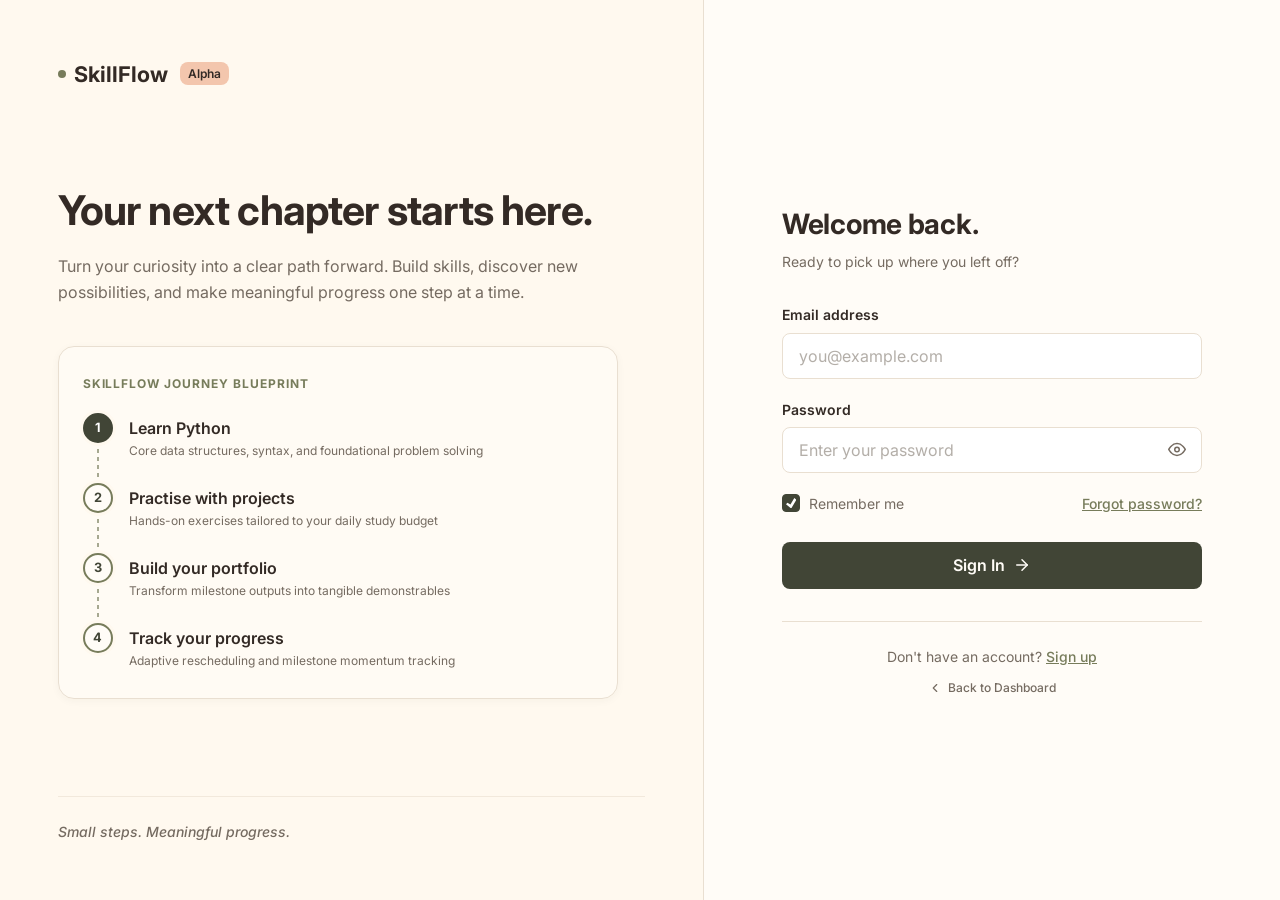
<file: auth.html>
<!DOCTYPE html>
<html lang="en">
<head>
  <meta charset="UTF-8">
  <meta name="viewport" content="width=device-width, initial-scale=1.0">
  <title>SkillFlow — Sign In / Create Account</title>

  <!-- Inter Google Font -->
  <link rel="preconnect" href="https://fonts.googleapis.com">
  <link rel="preconnect" href="https://fonts.gstatic.com" crossorigin>
  <link href="https://fonts.googleapis.com/css2?family=Inter:wght@400;500;600;700&display=swap" rel="stylesheet">

  <!-- Redirect to dashboard if user is already authenticated -->
  <script>
    if (localStorage.getItem('skillflow_user')) {
      window.location.replace('index.html');
    }
  </script>

  <!-- Authentication Stylesheet -->
  <link rel="stylesheet" href="css/auth.css">
</head>
<body>

  <div class="auth-page">
    
    <!-- ======================================================================
         LEFT PANEL (~55% width, #FFF9EF background)
         ====================================================================== -->
    <aside class="auth-hero-panel" aria-label="SkillFlow Vision">
      
      <!-- Top-left SkillFlow Wordmark -->
      <a href="index.html" class="brand-wordmark" title="Return to SkillFlow Home">
        <span class="brand-dot" aria-hidden="true"></span>
        <span>SkillFlow</span>
        <span class="brand-badge">Alpha</span>
      </a>

      <!-- Central Hero Copy & Miniature Milestone Preview -->
      <div class="hero-content">
        <h1 class="hero-headline">Your next chapter starts here.</h1>
        <p class="hero-support-text">
          Turn your curiosity into a clear path forward. Build skills, discover new possibilities, and make meaningful progress one step at a time.
        </p>

        <!-- CSS-based Miniature Milestone Preview with subtle olive connecting lines -->
        <div class="milestone-preview" aria-label="Curriculum Milestones Preview">
          <div class="milestone-preview-title">SkillFlow Journey Blueprint</div>

          <!-- Milestone 1 -->
          <div class="milestone-item active">
            <div class="milestone-node" aria-hidden="true">1</div>
            <div class="milestone-content">
              <div class="milestone-step-title">Learn Python</div>
              <div class="milestone-step-desc">Core data structures, syntax, and foundational problem solving</div>
            </div>
          </div>

          <!-- Milestone 2 -->
          <div class="milestone-item">
            <div class="milestone-node" aria-hidden="true">2</div>
            <div class="milestone-content">
              <div class="milestone-step-title">Practise with projects</div>
              <div class="milestone-step-desc">Hands-on exercises tailored to your daily study budget</div>
            </div>
          </div>

          <!-- Milestone 3 -->
          <div class="milestone-item">
            <div class="milestone-node" aria-hidden="true">3</div>
            <div class="milestone-content">
              <div class="milestone-step-title">Build your portfolio</div>
              <div class="milestone-step-desc">Transform milestone outputs into tangible demonstrables</div>
            </div>
          </div>

          <!-- Milestone 4 -->
          <div class="milestone-item">
            <div class="milestone-node" aria-hidden="true">4</div>
            <div class="milestone-content">
              <div class="milestone-step-title">Track your progress</div>
              <div class="milestone-step-desc">Adaptive rescheduling and milestone momentum tracking</div>
            </div>
          </div>
        </div>
      </div>

      <!-- Left Panel Footer -->
      <footer class="hero-footer">
        Small steps. Meaningful progress.
      </footer>

    </aside>

    <!-- ======================================================================
         RIGHT PANEL (~45% width, #FFFCF7 background)
         ====================================================================== -->
    <main class="auth-form-panel">
      
      <!-- Centered container (max-width: 420px) ready to hold the auth form -->
      <div class="auth-container">
        
        <header class="auth-header">
          <h1 id="auth-heading">Welcome back.</h1>
          <p id="auth-subheading">Ready to pick up where you left off?</p>
        </header>

        <!-- Login Form Interface -->
        <form id="login-form" class="auth-form" novalidate>
          
          <!-- 1. Email field -->
          <div class="form-group">
            <label for="input-email" class="form-label">Email address</label>
            <input
              type="email"
              id="input-email"
              name="email"
              class="form-input"
              placeholder="you@example.com"
              required
              autocomplete="email"
              aria-describedby="email-error"
            >
            <div class="inline-error" id="email-error" role="alert" aria-live="polite"></div>
          </div>

          <!-- 2. Password field with accessible show/hide toggle -->
          <div class="form-group">
            <label for="input-password" class="form-label">Password</label>
            <div class="password-input-wrapper">
              <input
                type="password"
                id="input-password"
                name="password"
                class="form-input"
                placeholder="Enter your password"
                required
                autocomplete="current-password"
                aria-describedby="password-error"
              >
              <button
                type="button"
                class="btn-password-toggle"
                id="btn-password-toggle"
                aria-label="Show password"
                aria-pressed="false"
                title="Show password"
              >
                <!-- Eye icon (shown when hidden) -->
                <svg class="icon-eye" width="18" height="18" viewBox="0 0 24 24" fill="none" stroke="currentColor" stroke-width="2" stroke-linecap="round" stroke-linejoin="round" aria-hidden="true">
                  <path d="M1 12s4-8 11-8 11 8 11 8-4 8-11 8-11-8-11-8z"></path>
                  <circle cx="12" cy="12" r="3"></circle>
                </svg>
                <!-- Eye-off icon (shown when visible) -->
                <svg class="icon-eye-off" width="18" height="18" viewBox="0 0 24 24" fill="none" stroke="currentColor" stroke-width="2" stroke-linecap="round" stroke-linejoin="round" aria-hidden="true" style="display: none;">
                  <path d="M17.94 17.94A10.07 10.07 0 0 1 12 20c-7 0-11-8-11-8a18.45 18.45 0 0 1 5.06-5.94M9.9 4.24A9.12 9.12 0 0 1 12 4c7 0 11 8 11 8a18.5 18.5 0 0 1-2.16 3.19m-6.72-1.07a3 3 0 1 1-4.24-4.24"></path>
                  <line x1="1" y1="1" x2="23" y2="23"></line>
                </svg>
              </button>
            </div>
            <div class="inline-error" id="password-error" role="alert" aria-live="polite"></div>
          </div>

          <!-- 3. Options row: Remember me & Forgot password? -->
          <div class="form-row-between">
            <label class="form-checkbox-label" for="check-remember">
              <input type="checkbox" id="check-remember" name="remember" checked>
              <span>Remember me</span>
            </label>
            <a href="#" class="form-link" id="link-forgot-password">Forgot password?</a>
          </div>

          <!-- 4. Primary Button -->
          <button type="submit" class="btn-auth-submit" id="btn-auth-submit">
            <span>Sign In</span>
            <svg width="18" height="18" viewBox="0 0 24 24" fill="none" stroke="currentColor" stroke-width="2" stroke-linecap="round" stroke-linejoin="round" aria-hidden="true"><line x1="5" y1="12" x2="19" y2="12"></line><polyline points="12 5 19 12 12 19"></polyline></svg>
          </button>

          <!-- Feedback Status Box -->
          <div id="auth-feedback" class="auth-feedback" aria-live="polite" hidden></div>
        </form>

        <!-- Footer link back to Dashboard -->
        <footer class="auth-footer">
          <p class="auth-switch-text">
            Don't have an account?
            <a href="#" class="form-link" id="link-signup">Sign up</a>
          </p>

          <a href="index.html" class="auth-return-link">
            <svg width="14" height="14" viewBox="0 0 24 24" fill="none" stroke="currentColor" stroke-width="2" stroke-linecap="round" stroke-linejoin="round" aria-hidden="true"><polyline points="15 18 9 12 15 6"></polyline></svg>
            <span>Back to Dashboard</span>
          </a>
        </footer>

      </div>
    </main>

  </div>

  <!-- ======================================================================
       SIGNUP POPUP WINDOW / MODAL (Pop.window(signup))
       Triggered when user does not exist in local database
       ====================================================================== -->
  <div id="modal-signup" class="auth-modal-backdrop" aria-hidden="true" role="dialog" aria-modal="true" aria-labelledby="signup-modal-title">
    <div class="auth-modal-card">
      <button type="button" class="btn-modal-close" id="btn-signup-close" aria-label="Close signup window">&times;</button>
      
      <div class="auth-modal-header">
        <span class="auth-modal-badge">New Learner Registration</span>
        <h2 id="signup-modal-title" class="auth-modal-title">Create your SkillFlow Account</h2>
        <p class="auth-modal-subtitle" id="signup-modal-desc">
          No existing account was found for this email in our local database. Fill in your details below to begin your personalized learning path!
        </p>
      </div>

      <form id="signup-modal-form" class="auth-form" novalidate>
        
        <div class="form-group">
          <label for="input-signup-name" class="form-label">Full Name</label>
          <input
            type="text"
            id="input-signup-name"
            name="name"
            class="form-input"
            placeholder="e.g. Alex Rivera"
            autocomplete="name"
          >
        </div>

        <div class="form-group">
          <label for="input-signup-email" class="form-label">Email address</label>
          <input
            type="email"
            id="input-signup-email"
            name="email"
            class="form-input"
            placeholder="you@example.com"
            required
            autocomplete="email"
            aria-describedby="signup-email-error"
          >
          <div class="inline-error" id="signup-email-error" role="alert" aria-live="polite"></div>
        </div>

        <div class="form-group">
          <label for="input-signup-password" class="form-label">Create Password</label>
          <input
            type="password"
            id="input-signup-password"
            name="password"
            class="form-input"
            placeholder="Choose a secure password"
            required
            autocomplete="new-password"
            aria-describedby="signup-password-error"
          >
          <div class="inline-error" id="signup-password-error" role="alert" aria-live="polite"></div>
        </div>

        <button type="submit" class="btn-auth-submit" id="btn-signup-submit">
          <span>Create Account & Start Learning</span>
          <svg width="18" height="18" viewBox="0 0 24 24" fill="none" stroke="currentColor" stroke-width="2" stroke-linecap="round" stroke-linejoin="round" aria-hidden="true"><line x1="5" y1="12" x2="19" y2="12"></line><polyline points="12 5 19 12 12 19"></polyline></svg>
        </button>

        <div id="signup-feedback" class="auth-feedback" aria-live="polite" hidden></div>
      </form>
    </div>
  </div>

  <!-- Client-side Auth Handler Script -->
  <script src="js/auth.js" defer></script>
</body>
</html>
</file>
<file: css/auth.css>
/* ==========================================================================
   SkillFlow — Authentication Design Tokens & Layout
   Palette: Warm Vanilla, Soft Ivory, Black Olive, Soft Olive, Peach Fuzz
   ========================================================================== */

:root {
  /* Primary Backgrounds */
  --bg-vanilla-cream: #FFF9EF;
  --bg-floral-white: #FFFCF7;
  --bg-soft-ivory: #F6EFE4;

  /* Accents */
  --accent-black-olive: #414536;
  --accent-soft-olive: #777C5B;
  --accent-peach-fuzz: #F3C6AD;
  --accent-muted-amber: #C69242;

  /* Text Colors */
  --text-cocoa-noir: #332A25;
  --text-secondary: #756B61;

  /* Borders */
  --border-warm-beige: #E9DFD1;

  /* Typography */
  --font-family-base: 'Inter', -apple-system, BlinkMacSystemFont, 'Segoe UI', Roboto, Helvetica, Arial, sans-serif;
  --font-size-xs: 0.75rem;
  --font-size-sm: 0.875rem;
  --font-size-base: 1rem;
  --font-size-lg: 1.125rem;
  --font-size-xl: 1.35rem;
  --font-size-2xl: 1.75rem;
  --font-size-3xl: 2.25rem;
  --font-size-4xl: 2.75rem;

  /* Radii & Shadows */
  --radius-sm: 8px;
  --radius-md: 12px;
  --radius-lg: 16px;
  --radius-xl: 24px;
  --shadow-subtle: 0 2px 8px rgba(51, 42, 37, 0.04);
  --shadow-card: 0 8px 24px rgba(51, 42, 37, 0.06);
  --transition-fast: 150ms ease;
  --transition-normal: 250ms cubic-bezier(0.16, 1, 0.3, 1);
}

/* ==========================================================================
   Reset & Baseline
   ========================================================================== */
*,
*::before,
*::after {
  box-sizing: border-box;
  margin: 0;
  padding: 0;
}

html, body {
  height: 100%;
}

body {
  font-family: var(--font-family-base);
  color: var(--text-cocoa-noir);
  background-color: var(--bg-floral-white);
  line-height: 1.5;
  -webkit-font-smoothing: antialiased;
  -moz-osx-font-smoothing: grayscale;
}

a {
  color: var(--accent-black-olive);
  text-decoration: none;
  transition: opacity var(--transition-fast);
}

a:hover {
  opacity: 0.82;
}

button, input {
  font-family: inherit;
}

/* ==========================================================================
   Desktop Split-Screen Layout
   ========================================================================== */
.auth-page {
  display: flex;
  min-height: 100vh;
  width: 100%;
}

/* --- Left Hero Panel (~55% width) --- */
.auth-hero-panel {
  flex: 0 0 55%;
  width: 55%;
  background-color: var(--bg-vanilla-cream);
  border-right: 1px solid var(--border-warm-beige);
  padding: clamp(2rem, 4.5vw, 4rem);
  display: flex;
  flex-direction: column;
  justify-content: space-between;
  position: relative;
  overflow-y: auto;
}

/* Brand Wordmark */
.brand-wordmark {
  display: inline-flex;
  align-items: center;
  gap: 0.5rem;
  font-size: var(--font-size-xl);
  font-weight: 700;
  color: var(--text-cocoa-noir);
  text-decoration: none;
  width: fit-content;
}

.brand-dot {
  width: 8px;
  height: 8px;
  border-radius: 50%;
  background-color: var(--accent-soft-olive);
  display: inline-block;
}

.brand-badge {
  background-color: var(--accent-peach-fuzz);
  color: var(--text-cocoa-noir);
  font-size: var(--font-size-xs);
  font-weight: 600;
  padding: 0.15rem 0.5rem;
  border-radius: var(--radius-sm);
  margin-left: 0.25rem;
}

/* Hero Content */
.hero-content {
  margin: auto 0;
  padding: 2.5rem 0;
  max-width: 560px;
}

.hero-headline {
  font-size: clamp(2rem, 3.2vw, var(--font-size-4xl));
  font-weight: 700;
  color: var(--text-cocoa-noir);
  line-height: 1.15;
  letter-spacing: -0.02em;
  margin-bottom: 1.25rem;
}

.hero-support-text {
  font-size: clamp(1rem, 1.2vw, var(--font-size-lg));
  color: var(--text-secondary);
  line-height: 1.6;
  margin-bottom: 2.5rem;
}

/* Miniature Milestone Preview with subtle olive connecting lines */
.milestone-preview {
  position: relative;
  display: flex;
  flex-direction: column;
  gap: 0;
  background-color: rgba(255, 252, 247, 0.7);
  border: 1px solid var(--border-warm-beige);
  border-radius: var(--radius-lg);
  padding: 1.75rem 1.5rem;
  box-shadow: var(--shadow-subtle);
}

.milestone-preview-title {
  font-size: var(--font-size-xs);
  text-transform: uppercase;
  letter-spacing: 0.08em;
  font-weight: 700;
  color: var(--accent-soft-olive);
  margin-bottom: 1.25rem;
}

.milestone-item {
  position: relative;
  display: flex;
  align-items: flex-start;
  gap: 1rem;
  padding-bottom: 1.4rem;
}

.milestone-item:last-child {
  padding-bottom: 0;
}

/* Subtle Olive Connecting Line */
.milestone-item:not(:last-child)::after {
  content: '';
  position: absolute;
  top: 28px;
  left: 14px;
  width: 2px;
  height: calc(100% - 22px);
  background: repeating-linear-gradient(
    to bottom,
    var(--accent-soft-olive) 0px,
    var(--accent-soft-olive) 4px,
    transparent 4px,
    transparent 8px
  );
  opacity: 0.65;
}

/* Node indicator */
.milestone-node {
  width: 30px;
  height: 30px;
  border-radius: 50%;
  background-color: var(--bg-floral-white);
  border: 2px solid var(--accent-soft-olive);
  color: var(--accent-black-olive);
  display: flex;
  align-items: center;
  justify-content: center;
  font-size: 0.8rem;
  font-weight: 700;
  flex-shrink: 0;
  z-index: 2;
  box-shadow: 0 0 0 3px var(--bg-vanilla-cream);
  transition: transform var(--transition-fast);
}

.milestone-item.active .milestone-node {
  background-color: var(--accent-black-olive);
  border-color: var(--accent-black-olive);
  color: #FFFFFF;
}

.milestone-content {
  flex: 1;
  padding-top: 0.2rem;
}

.milestone-step-title {
  font-size: var(--font-size-base);
  font-weight: 600;
  color: var(--text-cocoa-noir);
}

.milestone-step-desc {
  font-size: var(--font-size-xs);
  color: var(--text-secondary);
  margin-top: 0.15rem;
}

/* Hero Footer */
.hero-footer {
  padding-top: 1.5rem;
  border-top: 1px solid rgba(233, 223, 209, 0.6);
  font-size: var(--font-size-sm);
  color: var(--text-secondary);
  font-weight: 500;
  font-style: italic;
}

/* --- Right Panel (~45% width) --- */
.auth-form-panel {
  flex: 0 0 45%;
  width: 45%;
  background-color: var(--bg-floral-white);
  padding: clamp(2rem, 4vw, 4rem) clamp(1.5rem, 3vw, 3rem);
  display: flex;
  flex-direction: column;
  justify-content: center;
  align-items: center;
  overflow-y: auto;
}

/* Form Centered Container */
.auth-container {
  max-width: 420px;
  width: 100%;
  margin: 0 auto;
}

.auth-header {
  margin-bottom: 2rem;
}

.auth-header h1 {
  font-size: var(--font-size-2xl);
  font-weight: 700;
  color: var(--text-cocoa-noir);
  letter-spacing: -0.01em;
  margin-bottom: 0.4rem;
}

.auth-header p {
  color: var(--text-secondary);
  font-size: var(--font-size-sm);
}

/* Tab Toggle: Sign In vs Sign Up */
.auth-tabs {
  display: flex;
  background-color: var(--bg-soft-ivory);
  border: 1px solid var(--border-warm-beige);
  border-radius: var(--radius-md);
  padding: 4px;
  margin-bottom: 1.75rem;
}

.auth-tab-btn {
  flex: 1;
  padding: 0.6rem 1rem;
  border: none;
  background: transparent;
  color: var(--text-secondary);
  font-weight: 600;
  font-size: var(--font-size-sm);
  border-radius: calc(var(--radius-md) - 3px);
  cursor: pointer;
  transition: all var(--transition-fast);
}

.auth-tab-btn:hover {
  color: var(--text-cocoa-noir);
}

.auth-tab-btn.active {
  background-color: var(--bg-floral-white);
  color: var(--accent-black-olive);
  box-shadow: var(--shadow-subtle);
}

/* Form Styles */
.auth-form {
  display: flex;
  flex-direction: column;
  gap: 1.25rem;
}

.form-group {
  display: flex;
  flex-direction: column;
  gap: 0.45rem;
}

.form-label {
  font-size: var(--font-size-sm);
  font-weight: 600;
  color: var(--text-cocoa-noir);
}

.form-input {
  width: 100%;
  padding: 0.75rem 1rem;
  border: 1.5px solid var(--border-warm-beige);
  border-radius: var(--radius-sm);
  background-color: #FFFFFF;
  color: var(--text-cocoa-noir);
  font-size: var(--font-size-base);
  transition: border-color var(--transition-fast), box-shadow var(--transition-fast);
}

.form-input:focus {
  outline: none;
  border-color: var(--accent-black-olive);
  box-shadow: 0 0 0 3px rgba(65, 69, 54, 0.12);
}

.form-input::placeholder {
  color: rgba(117, 107, 97, 0.55);
}

.form-row-between {
  display: flex;
  align-items: center;
  justify-content: space-between;
  gap: 0.5rem;
  font-size: var(--font-size-sm);
}

/* Custom Warm Checkbox */
.form-checkbox-label {
  display: inline-flex;
  align-items: center;
  gap: 0.55rem;
  color: var(--text-secondary);
  font-size: var(--font-size-sm);
  cursor: pointer;
  user-select: none;
}

.form-checkbox-label input[type="checkbox"] {
  appearance: none;
  -webkit-appearance: none;
  width: 1.15rem;
  height: 1.15rem;
  border: 1.5px solid var(--border-warm-beige);
  border-radius: 4px;
  background-color: #FFFFFF;
  cursor: pointer;
  display: grid;
  place-content: center;
  margin: 0;
  transition: all var(--transition-fast);
}

.form-checkbox-label input[type="checkbox"]::before {
  content: "";
  width: 0.65rem;
  height: 0.65rem;
  clip-path: polygon(14% 44%, 0 60%, 50% 100%, 100% 16%, 80% 0%, 43% 62%);
  transform: scale(0);
  transform-origin: center;
  transition: 120ms transform ease-in-out;
  background-color: #FFFFFF;
}

.form-checkbox-label input[type="checkbox"]:checked {
  background-color: var(--accent-black-olive);
  border-color: var(--accent-black-olive);
}

.form-checkbox-label input[type="checkbox"]:checked::before {
  transform: scale(1);
}

.form-checkbox-label input[type="checkbox"]:hover {
  border-color: var(--accent-soft-olive);
}

.form-checkbox-label input[type="checkbox"]:focus-visible {
  outline: 2px solid var(--accent-black-olive);
  outline-offset: 2px;
}

.form-link {
  font-size: var(--font-size-sm);
  font-weight: 500;
  color: var(--accent-soft-olive);
  text-decoration: underline;
  transition: color var(--transition-fast);
}

.form-link:hover {
  color: var(--accent-black-olive);
}

/* Password Input with Toggle Button */
.password-input-wrapper {
  position: relative;
  display: flex;
  align-items: center;
  width: 100%;
}

.password-input-wrapper .form-input {
  padding-right: 2.75rem;
}

.btn-password-toggle {
  position: absolute;
  right: 0.65rem;
  top: 50%;
  transform: translateY(-50%);
  background: transparent;
  border: none;
  padding: 0.35rem;
  cursor: pointer;
  color: var(--text-secondary);
  display: inline-flex;
  align-items: center;
  justify-content: center;
  border-radius: var(--radius-sm);
  transition: color var(--transition-fast), background-color var(--transition-fast);
}

.btn-password-toggle:hover {
  color: var(--accent-black-olive);
  background-color: var(--bg-soft-ivory);
}

.btn-password-toggle:focus-visible {
  outline: 2px solid var(--accent-black-olive);
  outline-offset: 1px;
}

/* Primary Action Button */
.btn-auth-submit {
  width: 100%;
  padding: 0.85rem 1.5rem;
  background-color: var(--accent-black-olive); /* #414536 */
  color: var(--bg-floral-white); /* #FFFCF7 */
  border: none;
  border-radius: var(--radius-sm);
  font-size: var(--font-size-base);
  font-weight: 600;
  cursor: pointer;
  display: inline-flex;
  align-items: center;
  justify-content: center;
  gap: 0.5rem;
  transition: background-color var(--transition-fast), transform var(--transition-fast), box-shadow var(--transition-fast);
  margin-top: 0.5rem;
}

.btn-auth-submit:hover {
  background-color: var(--accent-soft-olive); /* #777C5B */
  transform: translateY(-1px);
  box-shadow: var(--shadow-card);
}

.btn-auth-submit:active {
  transform: translateY(0);
}

/* Calm Inline Error Messages (Muted Amber: #C69242) */
.form-input.has-error {
  border-color: var(--accent-muted-amber); /* #C69242 */
  box-shadow: 0 0 0 3px rgba(198, 146, 66, 0.15);
}

.inline-error {
  display: none;
  font-size: var(--font-size-xs);
  color: var(--accent-muted-amber); /* #C69242 */
  border: 1px solid var(--accent-muted-amber); /* #C69242 */
  background-color: rgba(198, 146, 66, 0.08);
  border-radius: var(--radius-sm);
  padding: 0.35rem 0.65rem;
  margin-top: 0.35rem;
  font-weight: 500;
  line-height: 1.4;
  animation: errorFadeIn var(--transition-fast);
}

.inline-error.visible {
  display: flex;
  align-items: center;
  gap: 0.35rem;
}

@keyframes errorFadeIn {
  from {
    opacity: 0;
    transform: translateY(-2px);
  }
  to {
    opacity: 1;
    transform: translateY(0);
  }
}

/* Feedback notification */
.auth-feedback {
  padding: 0.75rem 1rem;
  border-radius: var(--radius-sm);
  font-size: var(--font-size-sm);
  line-height: 1.45;
  margin-top: 0.5rem;
}

.auth-feedback.success {
  background-color: rgba(119, 124, 91, 0.12);
  border: 1px solid var(--accent-soft-olive);
  color: var(--accent-black-olive);
}

.auth-feedback.error {
  background-color: rgba(198, 146, 66, 0.15);
  border: 1px solid var(--accent-muted-amber);
  color: var(--text-cocoa-noir);
}

/* Alternative Actions & Return Link */
.auth-footer {
  margin-top: 2rem;
  padding-top: 1.5rem;
  border-top: 1px solid var(--border-warm-beige);
  text-align: center;
  display: flex;
  flex-direction: column;
  gap: 0.75rem;
}

.auth-switch-text {
  font-size: var(--font-size-sm);
  color: var(--text-secondary);
}

.auth-switch-btn {
  background: none;
  border: none;
  color: var(--accent-black-olive);
  font-weight: 600;
  cursor: pointer;
  text-decoration: underline;
  padding: 0;
  font-size: inherit;
}

.auth-return-link {
  display: inline-flex;
  align-items: center;
  justify-content: center;
  gap: 0.35rem;
  font-size: var(--font-size-xs);
  color: var(--text-secondary);
  font-weight: 500;
}

.auth-return-link:hover {
  color: var(--text-cocoa-noir);
}

/* ==========================================================================
   Responsive Adaptations (Screens < 768px)
   ========================================================================== */
@media (max-width: 768px) {
  .auth-page {
    flex-direction: column;
    min-height: 100vh;
  }

  /* Left panel tucks away / compacts cleanly */
  .auth-hero-panel {
    flex: none;
    width: 100%;
    padding: 1.5rem 1.25rem;
    border-right: none;
    border-bottom: 1px solid var(--border-warm-beige);
    background-color: var(--bg-vanilla-cream);
  }

  /* Hide lengthy text on small mobile screens to keep the form prominent */
  .hero-content {
    padding: 1rem 0;
    margin: 0;
  }

  .hero-headline {
    font-size: var(--font-size-xl);
    margin-bottom: 0.5rem;
  }

  .hero-support-text {
    font-size: var(--font-size-sm);
    margin-bottom: 1.25rem;
  }

  /* Compact milestone preview on mobile */
  .milestone-preview {
    padding: 1rem;
    display: none; /* Tucked away on mobile so user focuses immediately on the form */
  }

  .hero-footer {
    display: none;
  }

  /* Right panel takes full focus */
  .auth-form-panel {
    flex: 1;
    width: 100%;
    padding: 2rem 1.25rem;
    background-color: var(--bg-floral-white);
    justify-content: flex-start;
  }

  .auth-container {
    max-width: 100%;
  }

  .auth-header {
    margin-bottom: 1.5rem;
  }
}

/* ==========================================================================
   Signup Popup Window / Modal — Pop.window(signup)
   ========================================================================== */
.auth-modal-backdrop {
  position: fixed;
  inset: 0;
  background-color: rgba(51, 42, 37, 0.45);
  backdrop-filter: blur(4px);
  -webkit-backdrop-filter: blur(4px);
  display: flex;
  align-items: center;
  justify-content: center;
  z-index: 1000;
  opacity: 0;
  visibility: hidden;
  transition: opacity var(--transition-normal), visibility var(--transition-normal);
  padding: 1.5rem;
}

.auth-modal-backdrop.is-open {
  opacity: 1;
  visibility: visible;
}

.auth-modal-card {
  position: relative;
  background-color: var(--bg-floral-white);
  border: 1px solid var(--border-warm-beige);
  border-radius: var(--radius-lg);
  box-shadow: 0 16px 48px rgba(51, 42, 37, 0.16);
  width: 100%;
  max-width: 480px;
  padding: 2.25rem 2rem;
  transform: translateY(16px) scale(0.98);
  transition: transform var(--transition-normal);
}

.auth-modal-backdrop.is-open .auth-modal-card {
  transform: translateY(0) scale(1);
}

.btn-modal-close {
  position: absolute;
  top: 1rem;
  right: 1.25rem;
  background: none;
  border: none;
  font-size: 1.75rem;
  line-height: 1;
  color: var(--text-secondary);
  cursor: pointer;
  padding: 0.25rem;
  transition: color var(--transition-fast);
}

.btn-modal-close:hover {
  color: var(--text-cocoa-noir);
}

.auth-modal-header {
  margin-bottom: 1.5rem;
}

.auth-modal-badge {
  display: inline-block;
  padding: 0.25rem 0.65rem;
  font-size: var(--font-size-xs);
  font-weight: 600;
  color: var(--accent-black-olive);
  background-color: var(--bg-soft-ivory);
  border-radius: 9999px;
  margin-bottom: 0.75rem;
  letter-spacing: 0.02em;
}

.auth-modal-title {
  font-size: var(--font-size-xl);
  font-weight: 700;
  color: var(--text-cocoa-noir);
  letter-spacing: -0.02em;
  margin-bottom: 0.35rem;
}

.auth-modal-subtitle {
  font-size: var(--font-size-sm);
  color: var(--text-secondary);
  line-height: 1.5;
}
</file>
